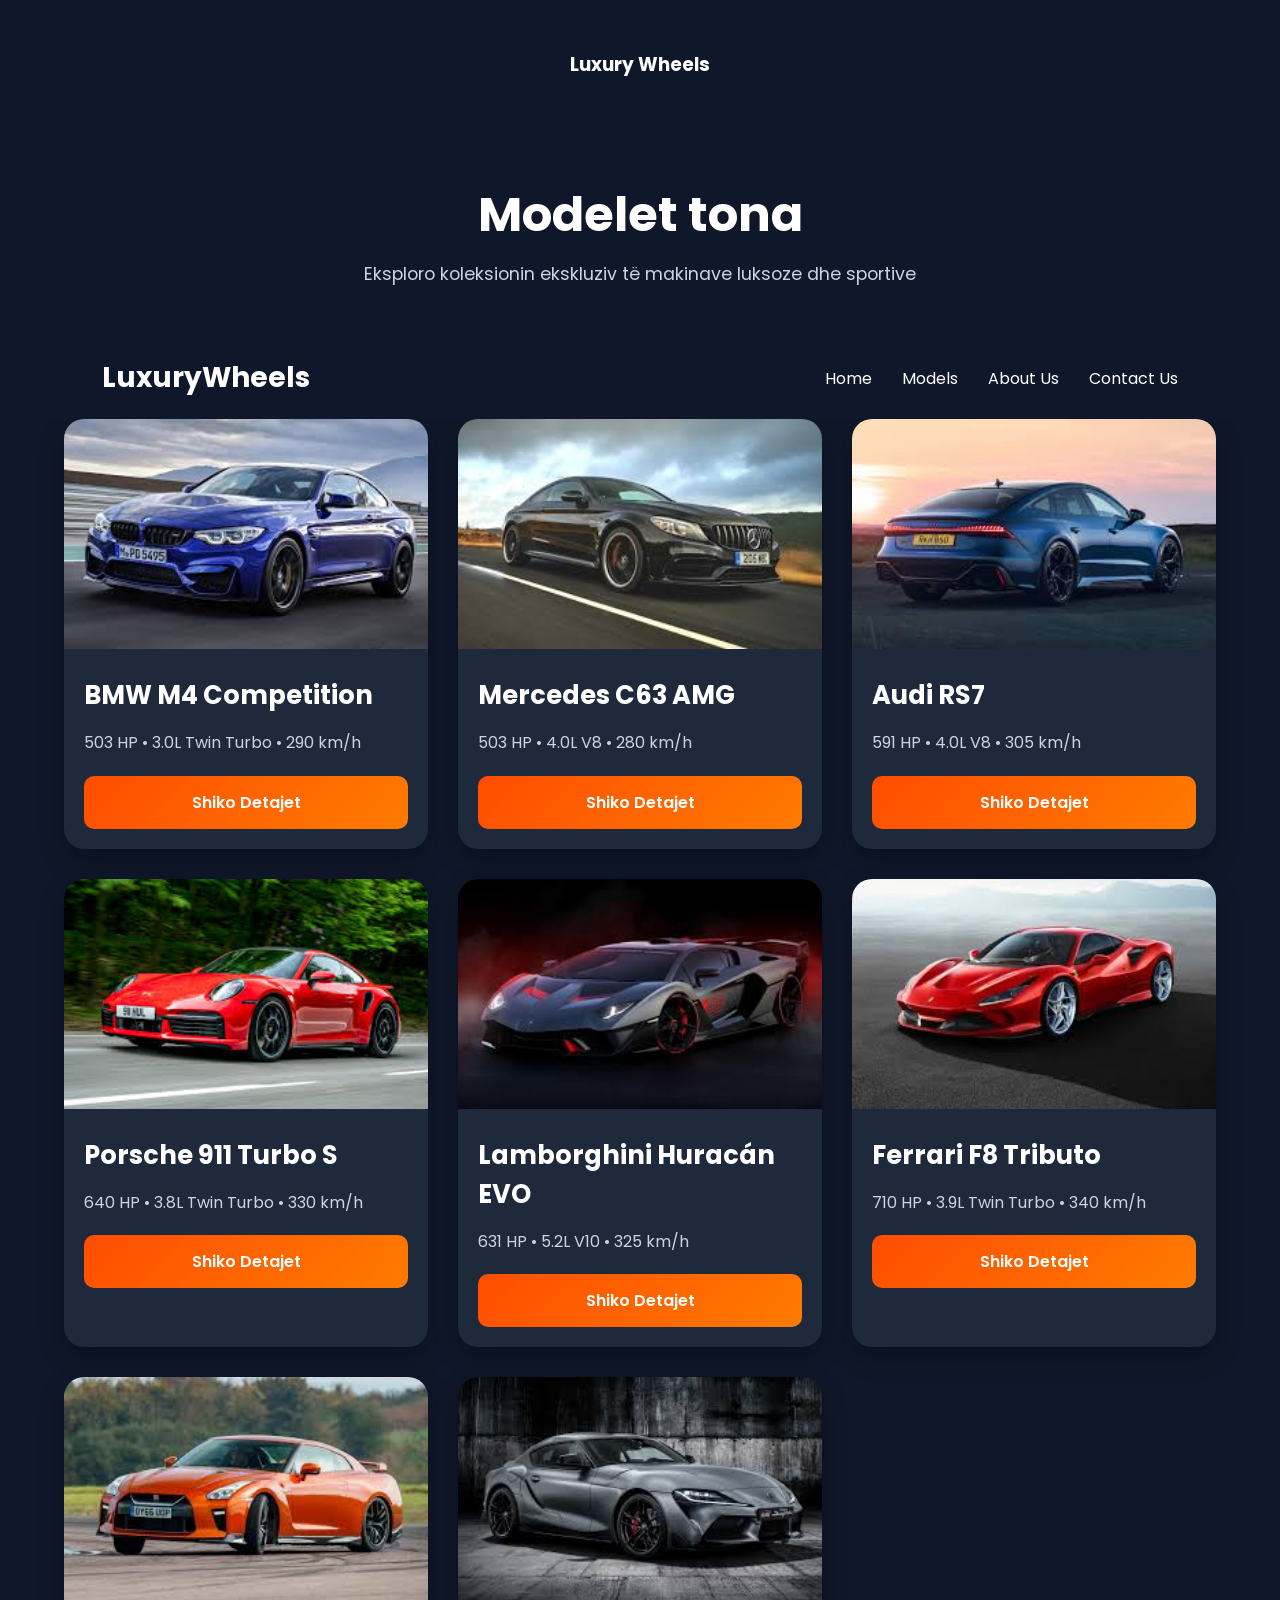
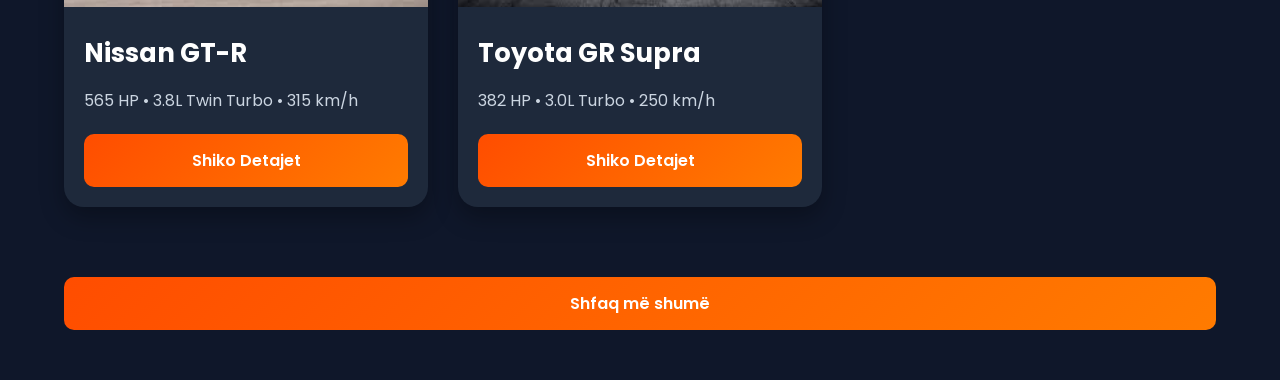
<file: anes/index.html>
<!DOCTYPE html>
<html lang="en">
<head>
    <meta charset="UTF-8">
    <meta name="viewport" content="width=device-width, initial-scale=1.0">
    <title>Car Models</title>
    <link rel="stylesheet" href="style.css">
</head>
<body>

    <header>
        <h3>Luxury Wheels</h3>
        <br><br><br><br>
        <h1>Modelet tona</h1>
        <p>Eksploro koleksionin ekskluziv të makinave luksoze dhe sportive</p>
    </header>

    <nav>

    <div class="logo">LuxuryWheels</div>

   

    <ul id="nav-links">
        <li><a href="../kronmillaku/index.html">Home</a></li>
        <li><a href="../anes/index.html">Models</a></li>
        <li><a href="../Enes/index.html">About Us</a></li>
        <li><a href="../Ledijon/index.html">Contact Us</a></li>
    </ul>

</nav>

    <section class="models">

        <div class="card">
            <img src="images/bmw-m4.jpg" alt="BMW M4">
            <div class="card-content">
                <h2>BMW M4 Competition</h2>
                <p>503 HP • 3.0L Twin Turbo • 290 km/h</p>
                <button onclick="showModel('BMW M4 Competition')">Shiko Detajet</button>
            </div>
        </div>

        <div class="card">
            <img src="images/mercedes-c63.jpg" alt="Mercedes C63">
            <div class="card-content">
                <h2>Mercedes C63 AMG</h2>
                <p>503 HP • 4.0L V8 • 280 km/h</p>
                <button onclick="showModel('Mercedes C63 AMG')">Shiko Detajet</button>
            </div>
        </div>

        <div class="card">
            <img src="images/audi-rs7.jpg" alt="Audi RS7">
            <div class="card-content">
                <h2>Audi RS7</h2>
                <p>591 HP • 4.0L V8 • 305 km/h</p>
                <button onclick="showModel('Audi RS7')">Shiko Detajet</button>
            </div>
        </div>

        <div class="card">
            <img src="images/porsche911.jpg" alt="Porsche 911">
            <div class="card-content">
                <h2>Porsche 911 Turbo S</h2>
                <p>640 HP • 3.8L Twin Turbo • 330 km/h</p>
                <button onclick="showModel('Porsche 911 Turbo S')">Shiko Detajet</button>
            </div>
        </div>

        <div class="card">
            <img src="images/lamborghini.jpg" alt="Lamborghini">
            <div class="card-content">
                <h2>Lamborghini Huracán EVO</h2>
                <p>631 HP • 5.2L V10 • 325 km/h</p>
                <button onclick="showModel('Lamborghini Huracán EVO')">Shiko Detajet</button>
            </div>
        </div>

        <div class="card">
            <img src="images/ferrari.jpg" alt="Ferrari">
            <div class="card-content">
                <h2>Ferrari F8 Tributo</h2>
                <p>710 HP • 3.9L Twin Turbo • 340 km/h</p>
                <button onclick="showModel('Ferrari F8 Tributo')">Shiko Detajet</button>
            </div>
        </div>

        <div class="card">
            <img src="images/gtr.jpg" alt="Nissan GTR">
            <div class="card-content">
                <h2>Nissan GT-R</h2>
                <p>565 HP • 3.8L Twin Turbo • 315 km/h</p>
                <button onclick="showModel('Nissan GT-R')">Shiko Detajet</button>
            </div>
        </div>

        <div class="card">
            <img src="images/supra.jpg" alt="Toyota Supra">
            <div class="card-content">
                <h2>Toyota GR Supra</h2>
                <p>382 HP • 3.0L Turbo • 250 km/h</p>
                <button onclick="showModel('Toyota GR Supra')">Shiko Detajet</button>
            </div>
        </div>

        <!-- Hidden cars -->

        <div class="card hidden-car">
            <img src="images/mustang.jpg" alt="Mustang">
            <div class="card-content">
                <h2>Ford Mustang GT</h2>
                <p>450 HP • 5.0L V8 • 250 km/h</p>
                <button onclick="showModel('Ford Mustang GT')">Shiko Detajet</button>
            </div>
        </div>

        <div class="card hidden-car">
            <img src="images/corvette.jpg" alt="Corvette">
            <div class="card-content">
                <h2>Chevrolet Corvette C8</h2>
                <p>495 HP • 6.2L V8 • 312 km/h</p>
                <button onclick="showModel('Chevrolet Corvette C8')">Shiko Detajet</button>
            </div>
        </div>

        <div class="card hidden-car">
            <img src="images/bentley.jpg" alt="Bentley">
            <div class="card-content">
                <h2>Bentley Continental GT</h2>
                <p>542 HP • 4.0L V8 Twin Turbo • 318 km/h</p>
                <button onclick="showModel('Bentley Continental GT')">Shiko Detajet</button>
            </div>
        </div>

        <div class="card hidden-car">
            <img src="images/rolls.jpg" alt="Rolls Royce">
            <div class="card-content">
                <h2>Rolls-Royce Ghost</h2>
                <p>563 HP • 6.75L V12 Twin Turbo • 250 km/h</p>
                <button onclick="showModel('Rolls-Royce Ghost')">Shiko Detajet</button>
            </div>
        </div>

    </section>

    <div class="more-container">
        <button id="showMoreBtn">Shfaq më shumë</button>
    </div>

    <script src="main.js"></script>

</body>
</html>
</file>
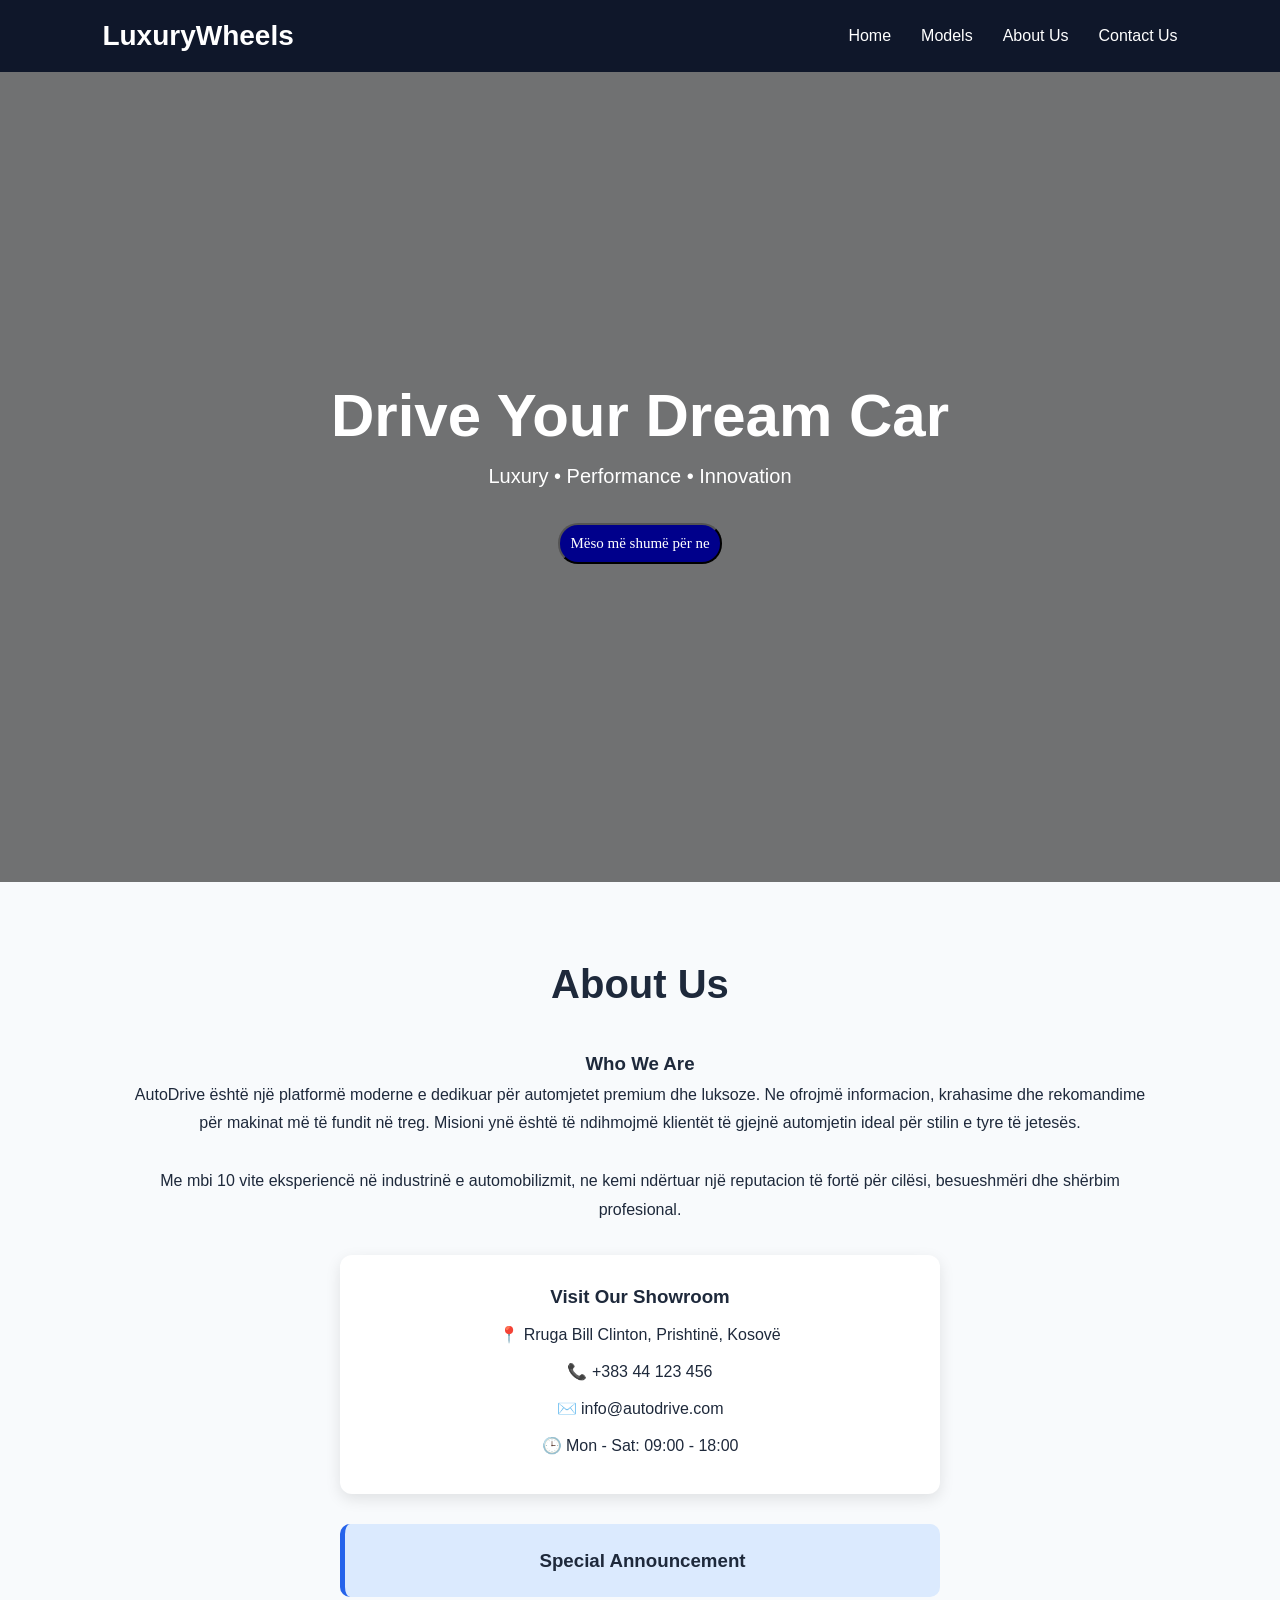
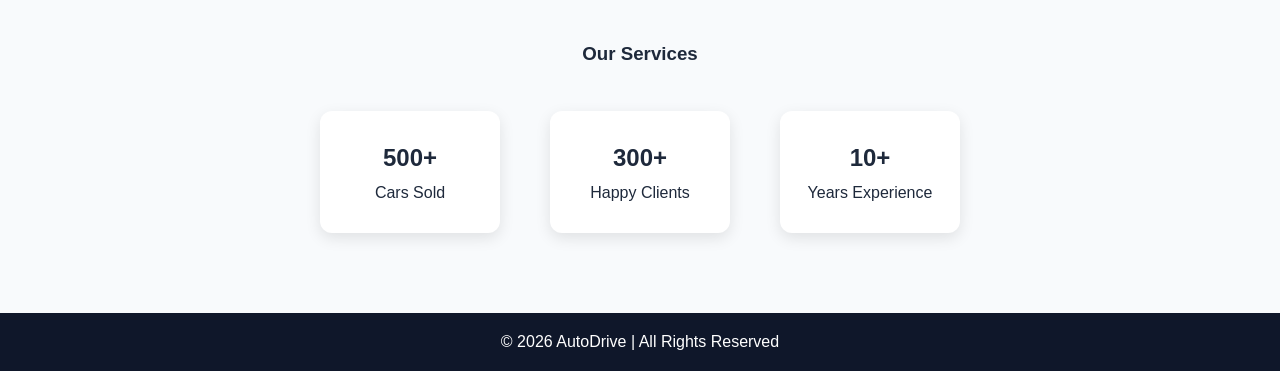
<file: Enes/index.html>
<!DOCTYPE html>
<html lang="en">
<head>
<meta charset="UTF-8">
<meta name="viewport" content="width=device-width, initial-scale=1.0">
<link rel="stylesheet" href="style.css">
<title>AutoDrive</title>


</head>

<body>

    <!-- <nav>
    <div class="logo">LuxuryWheels</div>

    <ul>
        <li><a href="#home">Home</a></li>
        <li><a href="#models">Models</a></li>
        <li><a href="#about">About Us</a></li>
        <li><a href="#contact">Contact Us</a></li>
    </ul>
</nav> -->



    <!-- Nav opsional -->
<nav>

    <div class="logo">LuxuryWheels</div>

    <div class="menu-toggle" id="menu-toggle">
        ☰
    </div>

    <ul id="nav-links">
        <li><a href="../kronmillaku/index.html">Home</a></li>
        <li><a href="../anes/index.html">Models</a></li>
        <li><a href="../Enes/index.html">About Us</a></li>
        <li><a href="../Ledijon/index.html">Contact Us</a></li>
    </ul>

</nav>


    <section class="hero" id="home">
    <div class="hero-content">
        <h1>Drive Your Dream Car</h1>
        <p>Luxury • Performance • Innovation</p>

        <button onclick="alert('Mirësevini në LuxuryWheels, ku pasioni për makinat dhe luksi bëhen bashkë për tju ofruar një eksperiencë unike udhëtimi. Website-i ynë është porta juaj drejt një bote me automjete ekskluzive, të përzgjedhja me kujdes për të përmbushur standardet më të larta të performancës, elegancës dhe sigurisë. Pavarësisht nëse jeni duke kërkuar një makinë sportive me fuqi maksimale, një sedan elegant për udhëtime biznesi, apo një SUV luksoz për familjen tuaj, në LuxuryWheels do të gjeni mjetin ideal që pasqyron stilin dhe personalitetin tuaj. Eksploroni gamën tonë të gjerë dhe lejona tju ndihmojmë të ktheni makinën e ëndrrave tuaja në realitet.')">
            Mëso më shumë për ne
        </button>

    </div>
    </section>
    

    <section id="about">
    <h2 class="section-title">About Us</h2>

    <div class="about">

        <h3>Who We Are</h3>

        <p>
            AutoDrive është një platformë moderne e dedikuar për
            automjetet premium dhe luksoze. Ne ofrojmë informacion,
            krahasime dhe rekomandime për makinat më të fundit në treg.
            Misioni ynë është të ndihmojmë klientët të gjejnë automjetin
            ideal për stilin e tyre të jetesës.
        </p>

        <br>

        <p>
            Me mbi 10 vite eksperiencë në industrinë e automobilizmit,
            ne kemi ndërtuar një reputacion të fortë për cilësi,
            besueshmëri dhe shërbim profesional.
        </p>

        <div class="address-box">
            <h3>Visit Our Showroom</h3>
            <p>📍 Rruga Bill Clinton, Prishtinë, Kosovë</p>
            <p>📞 +383 44 123 456</p>
            <p>✉️ info@autodrive.com</p>
            <p>🕒 Mon - Sat: 09:00 - 18:00</p>
        </div>

        <div class="announcement">
            <h3>Special Announcement</h3>
            <p id="offerText"></p>
        </div>

        <h3 style="margin-top:40px;">Our Services</h3>
        <ul id="servicesList"></ul>

        <div class="stats">

            <div class="stat">
                <h2>500+</h2>
                <p>Cars Sold</p>
            </div>

            <div class="stat">
                <h2>300+</h2>
                <p>Happy Clients</p>
            </div>

            <div class="stat">
                <h2>10+</h2>
                <p>Years Experience</p>
            </div>

        </div>

    </div>
</section>


<footer>
    <p>© 2026 AutoDrive | All Rights Reserved</p>
</footer>


</body>
</html>
</file>
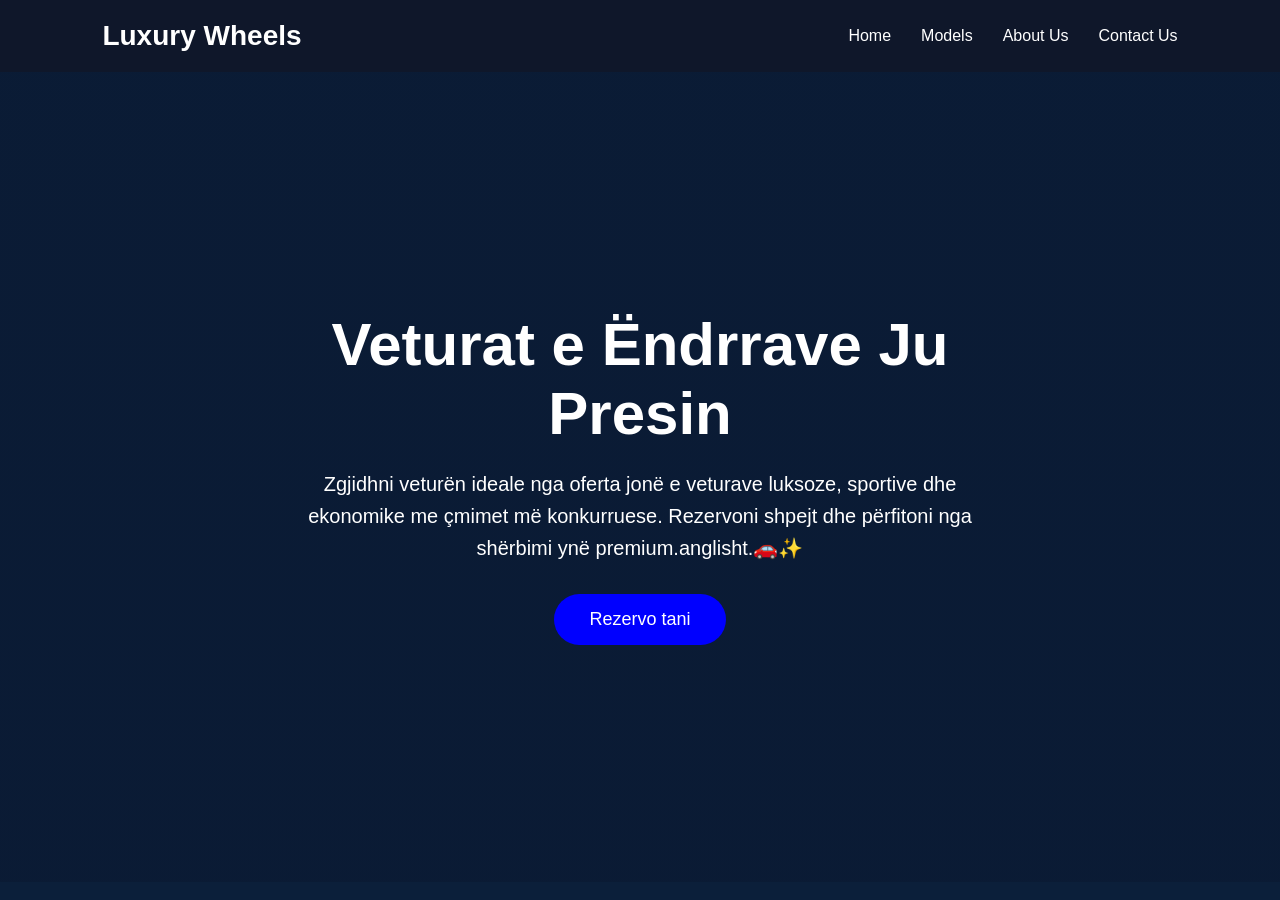
<file: kronmillaku/index.html>
<!DOCTYPE html>
<html lang="en">

<head>
    <meta charset="UTF-8">
    <meta name="viewport" content="width=device-width, initial-scale=1.0">
    <title>DriveNow Car Rental</title>
    <link rel="stylesheet" href="style.css">
</head>

<body>

    <header>
        <nav class="navbar">
            <h2 class="logo">Luxury Wheels</h2>

            <ul id="nav-links">
        <li><a href="../kronmillaku/index.html">Home</a></li>
        <li><a href="../anes/index.html">Models</a></li>
        <li><a href="../Enes/index.html">About Us</a></li>
        <li><a href="../Ledijon/index.html">Contact Us</a></li>
    </ul>
        </nav>

        
    </header>

    <section class="hero">
        <div class="hero-content">
            <h1>Veturat e Ëndrrave Ju Presin</h1>
            <p>
Zgjidhni veturën ideale nga oferta jonë e veturave luksoze, sportive dhe ekonomike me çmimet
 më konkurruese. Rezervoni shpejt dhe përfitoni nga shërbimi ynë premium.anglisht.🚗✨
            </p>

            <button id="rentBtn">Rezervo tani</button>
        </div>
    </section>

    <script src="main.js"></script>
</body>

</html>
</file>
<file: anes/style.css>
@import url('https://fonts.googleapis.com/css2?family=Poppins:wght@300;400;500;600;700&display=swap');

*{
    margin:0;
    padding:0;
    box-sizing:border-box;
    font-family:'Poppins',sans-serif;
}

body{
    background:#0f172a;
    color:white;
    min-height:100vh;
}

nav{
    background:#0f172a;
    padding:20px 8%;
    display:flex;
    justify-content:space-between;
    align-items:center;
    position:sticky;
    top:0;
    z-index:1000;
}

.logo{
    color:white;
    font-size:28px;
    font-weight:bold;
}

nav ul{
    display:flex;
    list-style:none;
    gap:30px;
}

nav ul li a{
    color:white;
    text-decoration:none;
    transition:.3s;
}

nav ul li a:hover{
    color:#3b82f6;
}

header{
    text-align:center;
    padding:50px 20px;
}

header h1{
    font-size:3rem;
    font-weight:700;
    margin-bottom:10px;
}

header p{
    color:#cbd5e1;
    font-size:1.1rem;
}

.models{
    width:90%;
    max-width:1400px;
    margin:auto;
    display:grid;
    grid-template-columns:repeat(auto-fit,minmax(320px,1fr));
    gap:30px;
    padding-bottom:50px;
}

.card{
    background:#1e293b;
    border-radius:20px;
    overflow:hidden;
    transition:.4s ease;
    box-shadow:0 10px 25px rgba(0,0,0,.3);
}

.card:hover{
    transform:translateY(-10px);
    box-shadow:0 20px 40px rgba(0,0,0,.5);
}

.card img{
    width:100%;
    height:230px;
    object-fit:cover;
    transition:.5s;
}

.card:hover img{
    transform:scale(1.08);
}

.card-content{
    padding:20px;
}

.card-content h2{
    margin-bottom:15px;
    font-size:1.6rem;
}

.card-content p{
    color:#cbd5e1;
    margin-bottom:20px;
    line-height:1.6;
}

button{
    width:100%;
    padding:14px;
    border:none;
    border-radius:10px;
    background:linear-gradient(135deg,#ff4d00,#ff7b00);
    color:white;
    font-size:16px;
    font-weight:600;
    cursor:pointer;
    transition:.3s;
}

button:hover{
    transform:scale(1.03);
}

@media(max-width:768px){

    header h1{
        font-size:2.2rem;
    }

    .models{
        width:95%;
    }
}

.hidden-car{
    display:none;
}

.more-container{
    width:90%;
    max-width:1400px;
    margin:20px auto 50px;
}

#showMoreBtn{
    width:100%;
}
</file>
<file: Enes/style.css>
*{
    margin:0;
    padding:0;
    box-sizing:border-box;
    font-family:Segoe UI, sans-serif;
}

html{
    scroll-behavior:smooth;
}

body{
    background:#f8fafc;
    color:#1e293b;
}

nav{
    background:#0f172a;
    padding:20px 8%;
    display:flex;
    justify-content:space-between;
    align-items:center;
    position:sticky;
    top:0;
    z-index:1000;
}

.logo{
    color:white;
    font-size:28px;
    font-weight:bold;
}

nav ul{
    display:flex;
    list-style:none;
    gap:30px;
}

nav ul li a{
    color:white;
    text-decoration:none;
    transition:.3s;
}

nav ul li a:hover{
    color:#3b82f6;
}

/* 
.menu-toggle{
    display:none;
    font-size:32px;
    color:white;
    cursor:pointer;
}


@media screen and (max-width:768px){

    .hero-content h1{
        font-size:40px;
    }

    nav{
        position:relative;
    }

    .menu-toggle{
        display:block;
    }

    #nav-links{
        display:none;
        flex-direction:column;
        position:absolute;
        top:80px;
        left:0;
        width:100%;
        background:#0f172a;
        text-align:center;
        padding:20px 0;
    }

    
    #nav-links.active{
        display:flex;
    }
} */

/* Burger icon */

/* .menu-toggle{
    display:none;
    font-size:32px;
    color:white;
    cursor:pointer;
}

/* MOBILE */

/* @media screen and (max-width:768px){

    .menu-toggle{
        display:block;
    }

    #nav-links{
        display:none;
        flex-direction:column;
        position:absolute;
        top:80px;
        left:0;
        width:100%;
        background:#0f172a;
        text-align:center;
        padding:20px 0;
        gap:20px;
    }

    #nav-links.active{
        display:flex;
    }
}  */




/* Hero */
.hero{
    height:90vh;
    background:
    linear-gradient(rgba(0,0,0,.55),
    rgba(0,0,0,.55)),
    url('https://images.unsplash.com/photo-1503376780353-7e6692767b70?w=1600');
    background-size:cover;
    background-position:center;
    display:flex;
    justify-content:center;
    align-items:center;
    text-align:center;
    color:white;
}

.hero-content h1{
    font-size:60px;
    margin-bottom:15px;
}

.hero-content p{
    font-size:20px;
    margin-bottom:25px;
}



section{
    padding:80px 10%;
}

.section-title{
    text-align:center;
    margin-bottom:40px;
    font-size:40px;
}

button{
    padding: 10px;
    margin: 10px;
    font-size: 15px;
    font-family: cursive;
    color: white;
    background-color: darkblue;
    border-radius: 20px;
}
button:hover{
    color: darkblue;
    background-color: white;
    border-radius: 20px;
}



.about{
    text-align:center;
    line-height:1.8;
}

.stats{
    margin-top:40px;
    display:flex;
    justify-content:center;
    gap:50px;
    flex-wrap:wrap;
}

.stat{
    background:white;
    padding:25px;
    border-radius:12px;
    width:180px;
    box-shadow:0 5px 15px rgba(0,0,0,.1);
}



footer{
    background:#0f172a;
    color:white;
    text-align:center;
    padding:20px;
}


@media(max-width:768px){

.hero-content h1{
    font-size:40px;
}

nav{
    flex-direction:column;
    gap:15px;
}

nav ul{
    flex-wrap:wrap;
    justify-content:center;
}
}

.address-box{
    background:white;
    padding:25px;
    margin:30px auto;
    max-width:600px;
    border-radius:12px;
    box-shadow:0 5px 15px rgba(0,0,0,.1);
}

.address-box p{
    margin:8px 0;
}

.announcement{
    background:#dbeafe;
    padding:20px;
    margin:30px auto;
    max-width:600px;
    border-left:5px solid #2563eb;
    border-radius:10px;
}

#servicesList{
    list-style:none;
    margin-top:20px;
}

#servicesList li{
    background:white;
    padding:15px;
    margin:10px auto;
    max-width:500px;
    border-radius:8px;
    box-shadow:0 3px 10px rgba(0,0,0,.08);
}


/* BURGER */

.menu-toggle{
    display:none;
    font-size:32px;
    color:white;
    cursor:pointer;
}

/* MOBILE */

@media screen and (max-width:768px){

    .menu-toggle{
        display:block;
    }

    #nav-links{
        display:none;
        flex-direction:column;
        position:absolute;
        top:80px;
        left:0;
        width:100%;
        background:#0f172a;
        text-align:center;
        padding:20px 0;
        gap:20px;
    }

    #nav-links.active{
        display:flex;
    }
}
</file>
<file: kronmillaku/style.css>
* {
    margin: 0;
    padding: 0;
    box-sizing: border-box;
    font-family: Arial, Helvetica, sans-serif;
}

body {
    min-height: 100vh;
    background: #0b1f3a; /* blu e errët */
}

/* .navbar {
    display: flex;
    justify-content: space-between;
    align-items: center;
    padding: 20px 80px;
    background: #111;
}

.logo {
    color: white;
    font-size: 30px;
}

.nav-links {
    display: flex;
    list-style: none;
}

.nav-links li {
    margin-left: 30px;
}

.nav-links a {
    text-decoration: none;
    color: white;
    font-size: 18px;
    transition: 0.3s;
}

.nav-links a:hover {
    color: blue;
} */

nav{
    background:#0f172a;
    padding:20px 8%;
    display:flex;
    justify-content:space-between;
    align-items:center;
    position:sticky;
    top:0;
    z-index:1000;
}

.logo{
    color:white;
    font-size:28px;
    font-weight:bold;
}

nav ul{
    display:flex;
    list-style:none;
    gap:30px;
}

nav ul li a{
    color:white;
    text-decoration:none;
    transition:.3s;
}

nav ul li a:hover{
    color:#3b82f6;
}

.hero {
    height: 90vh;
    background: linear-gradient(rgba(10, 25, 50, 0.6), rgba(10, 25, 50, 0.7)),
        url("https://images.unsplash.com/photo-1503376780353-7e6692767b70?w=1600");
    background-size: cover;
    background-position: center;
    display: flex;
    justify-content: center;
    align-items: center;
    text-align: center;
    color: white;
}

.hero-content {
    max-width: 700px;
}

.hero-content h1 {
    font-size: 60px;
    margin-bottom: 20px;
}

.hero-content p {
    font-size: 20px;
    margin-bottom: 30px;
    line-height: 1.6;
}

button {
    padding: 15px 35px;
    border: none;
    background: blue;
    color: white;
    font-size: 18px;
    border-radius: 30px;
    cursor: pointer;
    transition: 0.3s;
}

button:hover {
    background: white;
    color: black;
}
</file>
